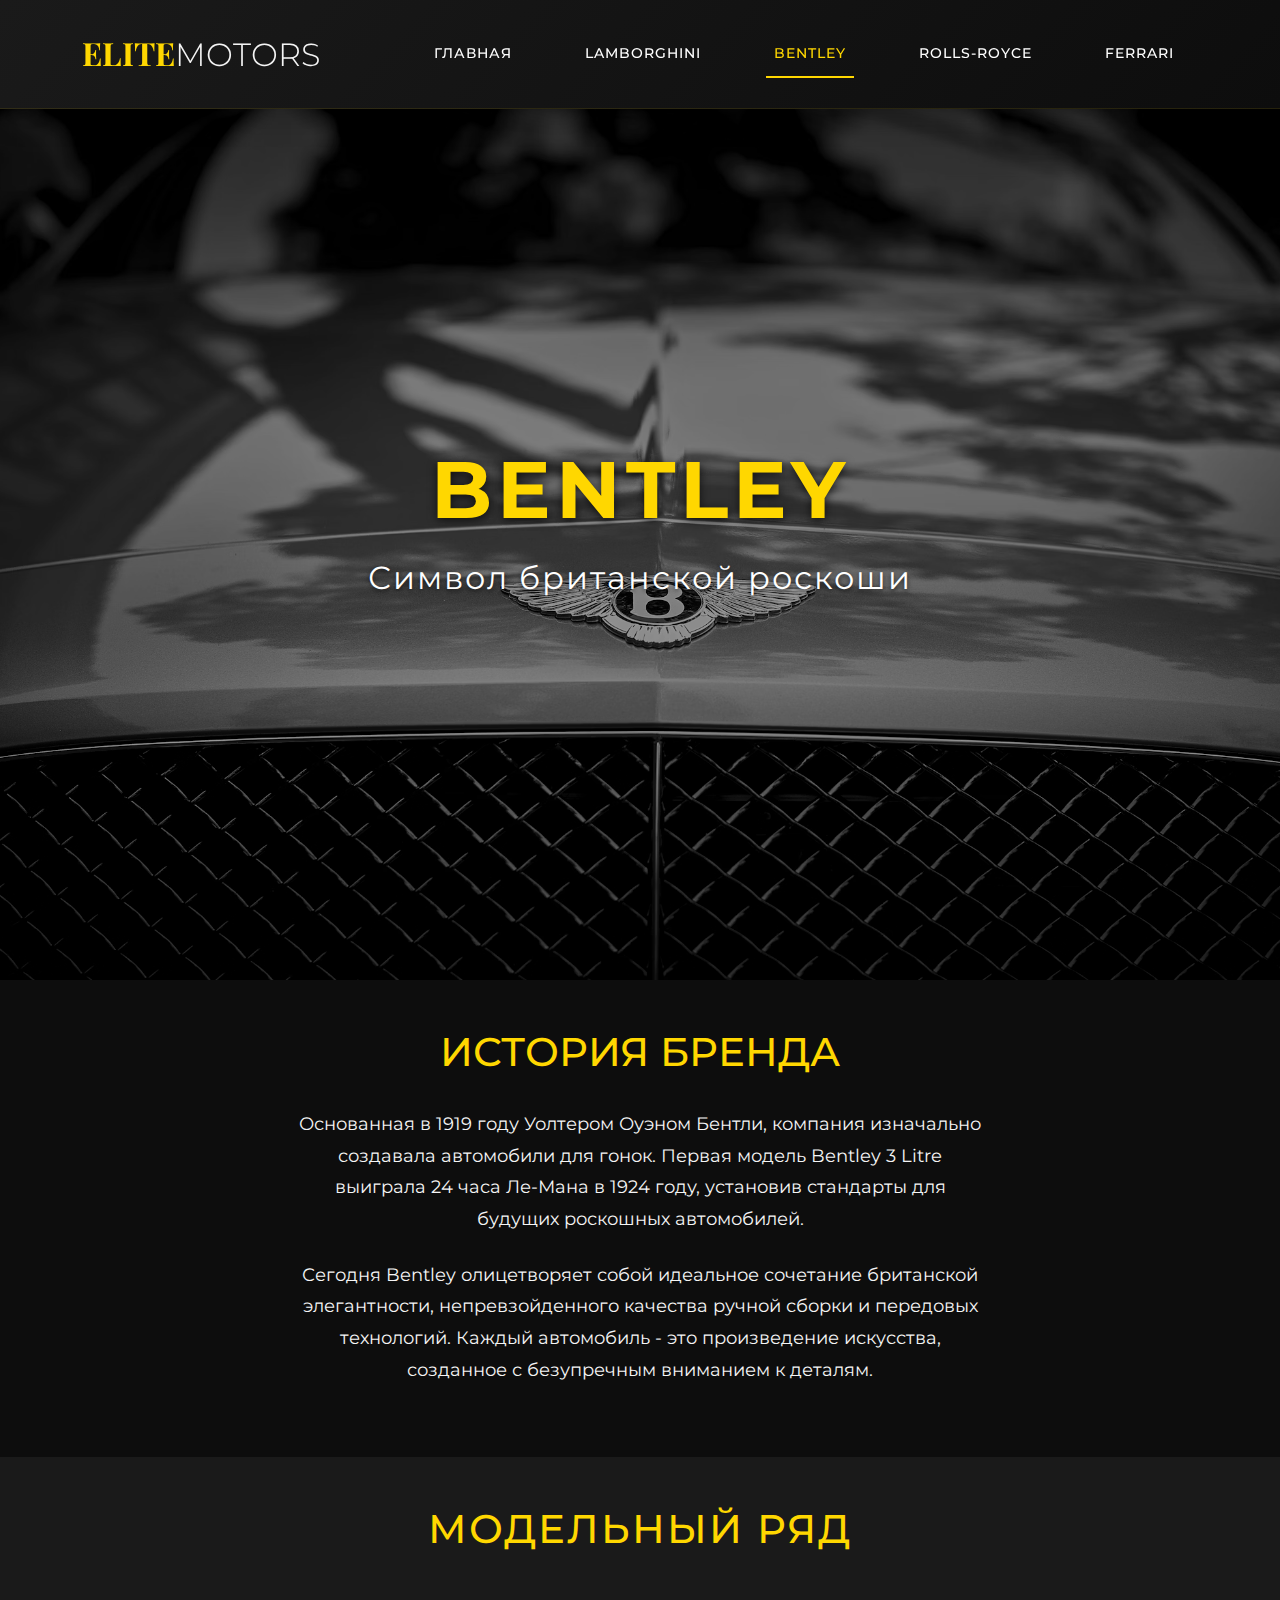
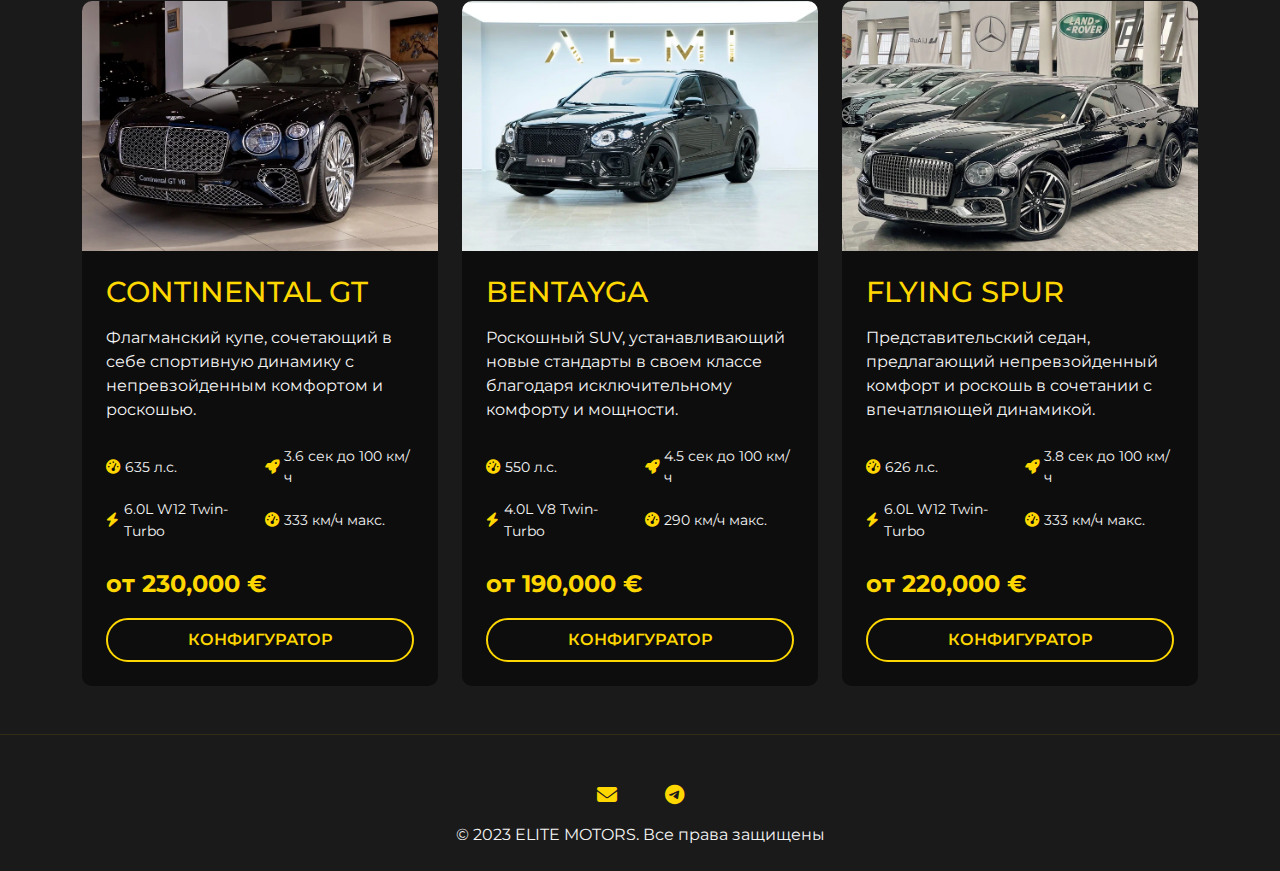
<file: bentley.html>
<!DOCTYPE html>
<html lang="ru">
<head>
    <meta charset="UTF-8">
    <meta name="viewport" content="width=device-width, initial-scale=1.0">
    <title>Bentley | ELITE MOTORS</title>
    <link href="https://cdn.jsdelivr.net/npm/bootstrap@5.3.0/dist/css/bootstrap.min.css" rel="stylesheet">
    <link rel="stylesheet" href="https://cdnjs.cloudflare.com/ajax/libs/font-awesome/6.4.0/css/all.min.css">
    <link href="https://fonts.googleapis.com/css2?family=Montserrat:wght@300;400;600;700&family=Playfair+Display:wght@700&display=swap" rel="stylesheet">
    <link rel="stylesheet" href="style.css">
    <link rel="stylesheet" href="bentley.css">
</head>
<body class="dark-theme">
    <!-- Навигация -->
    <nav class="navbar navbar-expand-lg">
        <div class="container">
            <a class="navbar-brand" href="index.html">
                <span class="elite">ELITE</span><span class="motors">MOTORS</span>
            </a>
            <div class="navbar-collapse">
                <ul class="navbar-nav ms-auto">
                    <li class="nav-item"><a class="nav-link" href="index.html">ГЛАВНАЯ</a></li>
                    <li class="nav-item"><a class="nav-link" href="lamborghini.html">LAMBORGHINI</a></li>
                    <li class="nav-item"><a class="nav-link active" href="bentley.html">BENTLEY</a></li>
                    <li class="nav-item"><a class="nav-link" href="rolls-royce.html">ROLLS-ROYCE</a></li>
                    <li class="nav-item"><a class="nav-link" href="ferrari.html">FERRARI</a></li>
                </ul>
            </div>
        </div>
    </nav>

    <!-- Герой-секция -->
    <header class="brand-hero bentley-hero">
        <div class="hero-content">
            <h1>BENTLEY</h1>
            <p class="slogan">Символ британской роскоши</p>
        </div>
    </header>

    <!-- История бренда -->
    <section class="centered-history py-5">
        <div class="container">
            <div class="row justify-content-center">
                <div class="col-lg-8 text-center">
                    <h2 class="history-title">ИСТОРИЯ БРЕНДА</h2>
                    <div class="history-content">
                        <p>Основанная в 1919 году Уолтером Оуэном Бентли, компания изначально создавала автомобили для гонок. Первая модель Bentley 3 Litre выиграла 24 часа Ле-Мана в 1924 году, установив стандарты для будущих роскошных автомобилей.</p>
                        <p>Сегодня Bentley олицетворяет собой идеальное сочетание британской элегантности, непревзойденного качества ручной сборки и передовых технологий. Каждый автомобиль - это произведение искусства, созданное с безупречным вниманием к деталям.</p>
                    </div>
                </div>
            </div>
        </div>
    </section>

    <!-- Модельный ряд -->
    <section class="models-section py-5">
        <div class="container">
            <h2 class="section-title text-center mb-5">МОДЕЛЬНЫЙ РЯД</h2>
            
            <div class="row g-4">
                <!-- Continental GT -->
                <div class="col-md-4">
                    <div class="model-card">
                        <div class="model-media">
                            <img src="bentli1.webp" alt="Bentley Continental GT">
                        </div>
                        <div class="model-info">
                            <h3>CONTINENTAL GT</h3>
                            <p class="model-description">Флагманский купе, сочетающий в себе спортивную динамику с непревзойденным комфортом и роскошью.</p>
                            <div class="specs">
                                <div class="spec-item"><i class="fas fa-tachometer-alt"></i> 635 л.с.</div>
                                <div class="spec-item"><i class="fas fa-rocket"></i> 3.6 сек до 100 км/ч</div>
                                <div class="spec-item"><i class="fas fa-bolt"></i> 6.0L W12 Twin-Turbo</div>
                                <div class="spec-item"><i class="fas fa-tachometer-alt"></i> 333 км/ч макс.</div>
                            </div>
                            <div class="price">от 230,000 €</div>
                            <button class="btn-configure">Конфигуратор</button>
                        </div>
                    </div>
                </div>
                
                <!-- Bentayga -->
                <div class="col-md-4">
                    <div class="model-card">
                        <div class="model-media">
                            <img src="bentli2.webp" alt="Bentley Bentayga">
                        </div>
                        <div class="model-info">
                            <h3>BENTAYGA</h3>
                            <p class="model-description">Роскошный SUV, устанавливающий новые стандарты в своем классе благодаря исключительному комфорту и мощности.</p>
                            <div class="specs">
                                <div class="spec-item"><i class="fas fa-tachometer-alt"></i> 550 л.с.</div>
                                <div class="spec-item"><i class="fas fa-rocket"></i> 4.5 сек до 100 км/ч</div>
                                <div class="spec-item"><i class="fas fa-bolt"></i> 4.0L V8 Twin-Turbo</div>
                                <div class="spec-item"><i class="fas fa-tachometer-alt"></i> 290 км/ч макс.</div>
                            </div>
                            <div class="price">от 190,000 €</div>
                            <button class="btn-configure">Конфигуратор</button>
                        </div>
                    </div>
                </div>
                
                <!-- Flying Spur -->
                <div class="col-md-4">
                    <div class="model-card">
                        <div class="model-media">
                            <img src="bentli3.webp" alt="Bentley Flying Spur">
                        </div>
                        <div class="model-info">
                            <h3>FLYING SPUR</h3>
                            <p class="model-description">Представительский седан, предлагающий непревзойденный комфорт и роскошь в сочетании с впечатляющей динамикой.</p>
                            <div class="specs">
                                <div class="spec-item"><i class="fas fa-tachometer-alt"></i> 626 л.с.</div>
                                <div class="spec-item"><i class="fas fa-rocket"></i> 3.8 сек до 100 км/ч</div>
                                <div class="spec-item"><i class="fas fa-bolt"></i> 6.0L W12 Twin-Turbo</div>
                                <div class="spec-item"><i class="fas fa-tachometer-alt"></i> 333 км/ч макс.</div>
                            </div>
                            <div class="price">от 220,000 €</div>
                            <button class="btn-configure">Конфигуратор</button>
                        </div>
                    </div>
                </div>
            </div>
        </div>
    </section>

    <!-- Футер -->
    <footer class="footer py-4">
        <div class="container">
            <div class="text-center">
                <div class="contact-icons mb-3">
                    <a href="mailto:egorka66714@mail.ru" class="mx-2"><i class="fas fa-envelope fa-lg"></i></a>
                    <a href="https://t.me/a47ab" class="mx-2"><i class="fab fa-telegram-plane fa-lg"></i></a>
                </div>
                <p class="mb-0">© 2023 ELITE MOTORS. Все права защищены</p>
            </div>
        </div>
    </footer>

    <script src="https://cdn.jsdelivr.net/npm/bootstrap@5.3.0/dist/js/bootstrap.bundle.min.js"></script>
    <script src="script.js"></script>
</body>
</html>
</file>
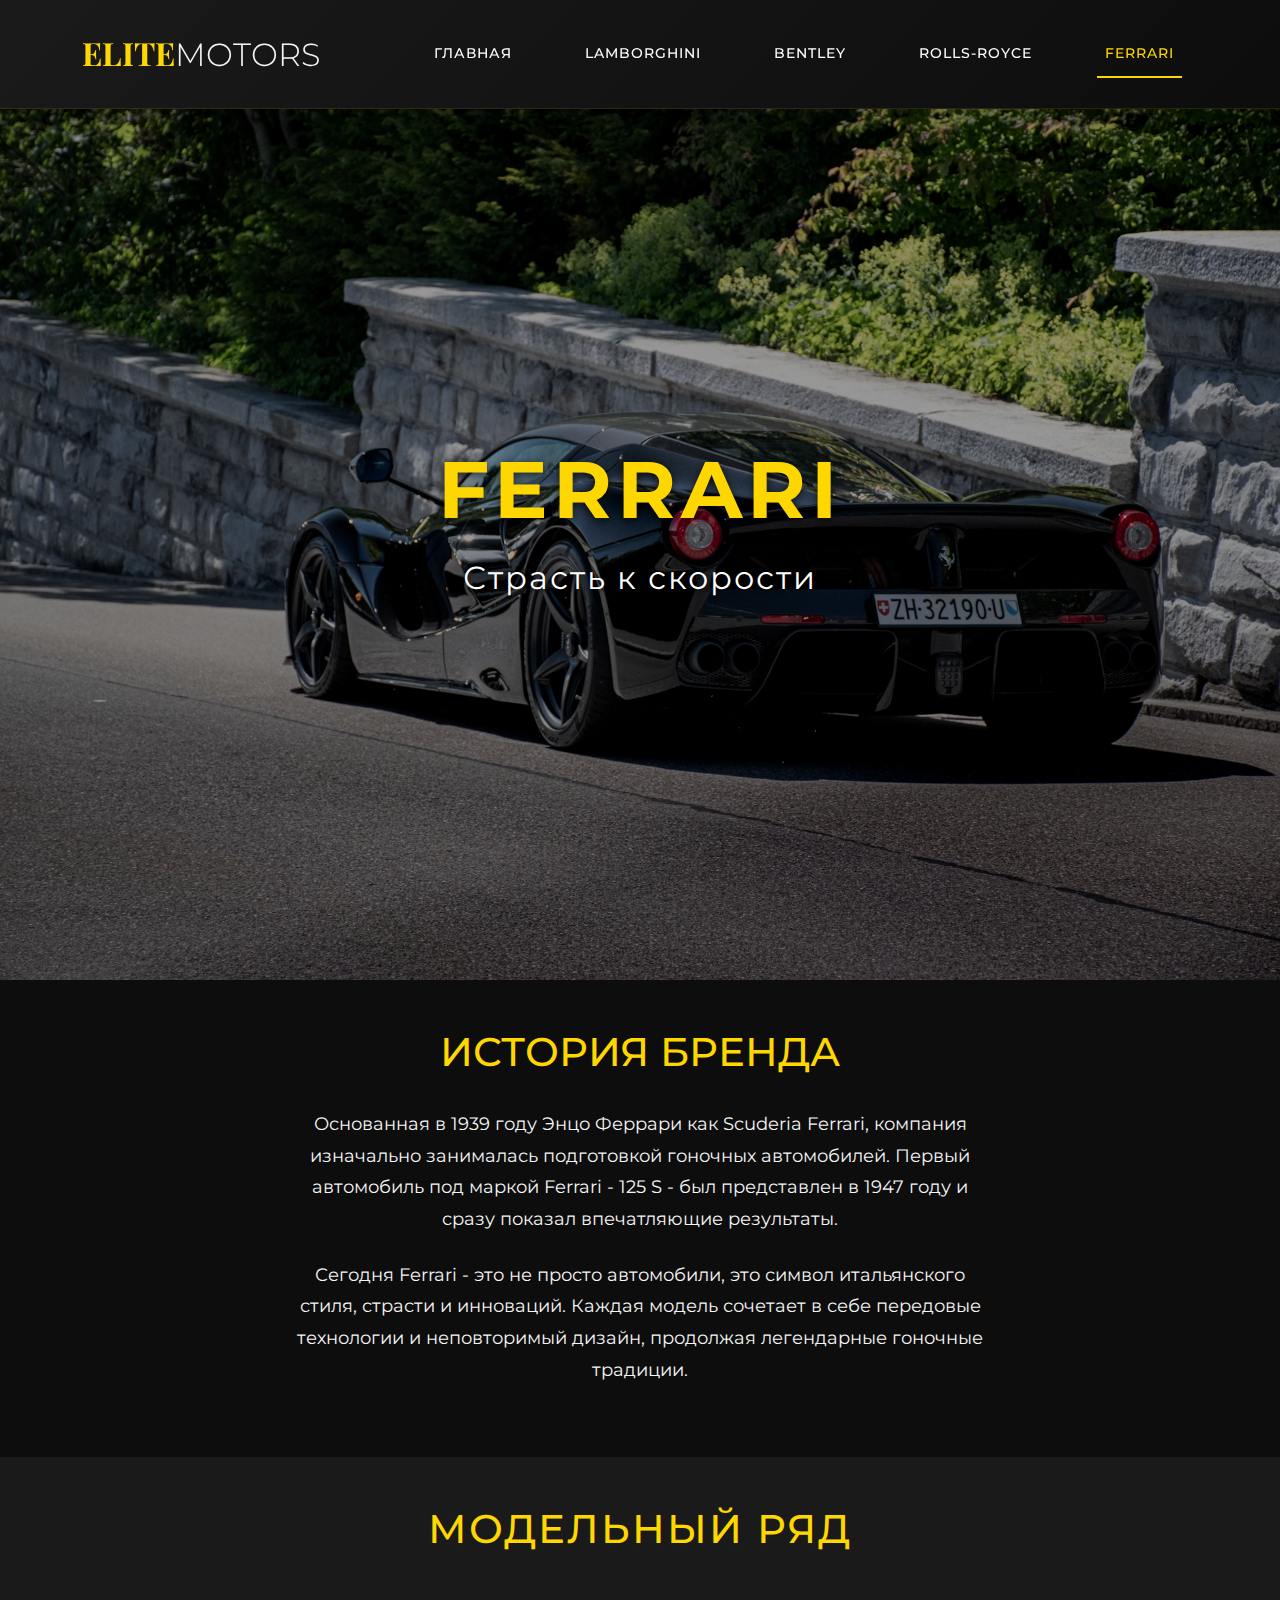
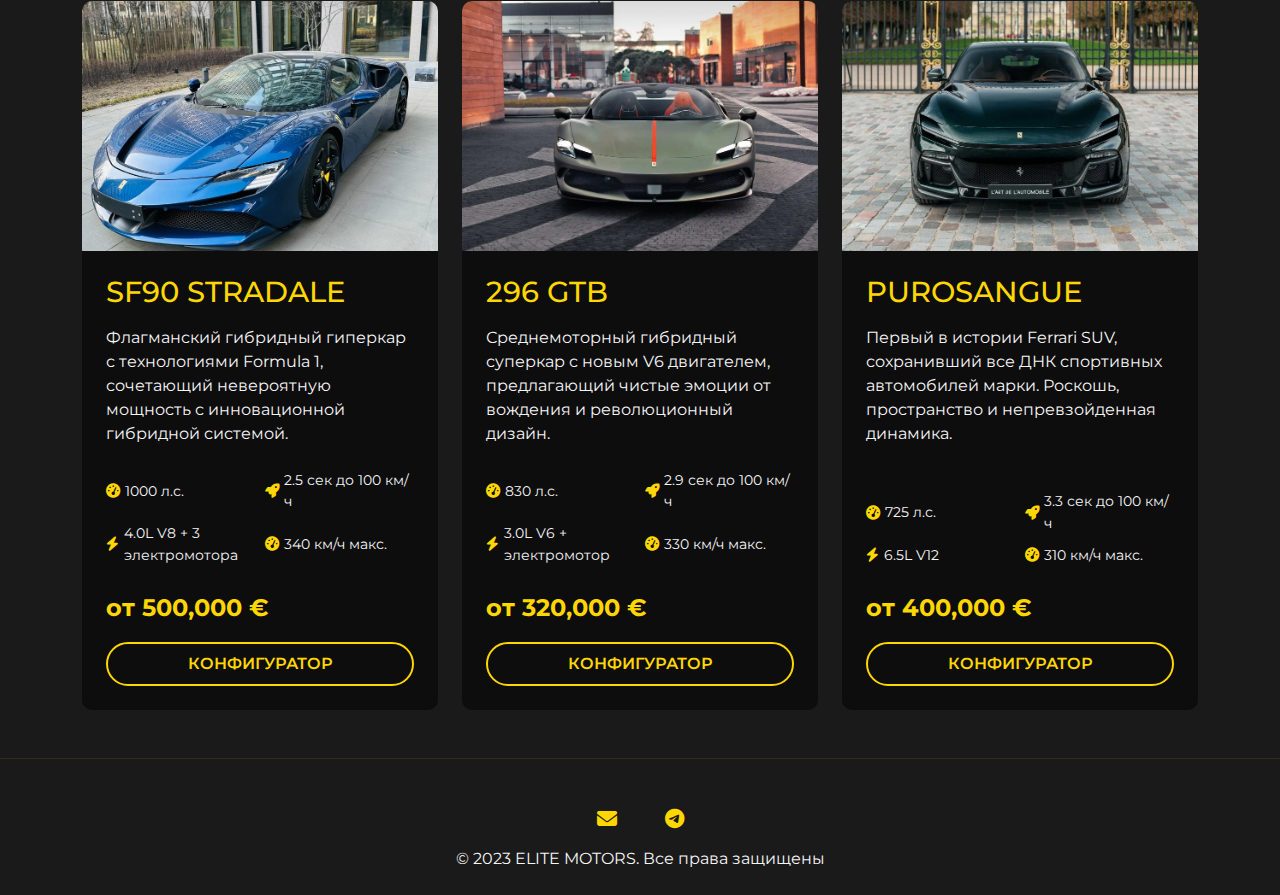
<file: ferrari.html>
<!DOCTYPE html>
<html lang="ru">
<head>
    <meta charset="UTF-8">
    <meta name="viewport" content="width=device-width, initial-scale=1.0">
    <title>Ferrari | ELITE MOTORS</title>
    <link href="https://cdn.jsdelivr.net/npm/bootstrap@5.3.0/dist/css/bootstrap.min.css" rel="stylesheet">
    <link rel="stylesheet" href="https://cdnjs.cloudflare.com/ajax/libs/font-awesome/6.4.0/css/all.min.css">
    <link href="https://fonts.googleapis.com/css2?family=Montserrat:wght@300;400;600;700&family=Playfair+Display:wght@700&display=swap" rel="stylesheet">
    <link rel="stylesheet" href="style.css">
    <link rel="stylesheet" href="ferrari.css">
</head>
<body class="dark-theme">
    <!-- Навигация -->
    <nav class="navbar navbar-expand-lg">
        <div class="container">
            <a class="navbar-brand" href="index.html">
                <span class="elite">ELITE</span><span class="motors">MOTORS</span>
            </a>
            <div class="navbar-collapse">
                <ul class="navbar-nav ms-auto">
                    <li class="nav-item"><a class="nav-link" href="index.html">ГЛАВНАЯ</a></li>
                    <li class="nav-item"><a class="nav-link" href="lamborghini.html">LAMBORGHINI</a></li>
                    <li class="nav-item"><a class="nav-link" href="bentley.html">BENTLEY</a></li>
                    <li class="nav-item"><a class="nav-link" href="rolls-royce.html">ROLLS-ROYCE</a></li>
                    <li class="nav-item"><a class="nav-link active" href="ferrari.html">FERRARI</a></li>
                </ul>
            </div>
        </div>
    </nav>

    <!-- Герой-секция -->
    <header class="brand-hero ferrari-hero">
        <div class="hero-content">
            <h1>FERRARI</h1>
            <p class="slogan">Страсть к скорости</p>
        </div>
    </header>

    <!-- История бренда -->
    <section class="centered-history py-5">
        <div class="container">
            <div class="row justify-content-center">
                <div class="col-lg-8 text-center">
                    <h2 class="history-title">ИСТОРИЯ БРЕНДА</h2>
                    <div class="history-content">
                        <p>Основанная в 1939 году Энцо Феррари как Scuderia Ferrari, компания изначально занималась подготовкой гоночных автомобилей. Первый автомобиль под маркой Ferrari - 125 S - был представлен в 1947 году и сразу показал впечатляющие результаты.</p>
                        <p>Сегодня Ferrari - это не просто автомобили, это символ итальянского стиля, страсти и инноваций. Каждая модель сочетает в себе передовые технологии и неповторимый дизайн, продолжая легендарные гоночные традиции.</p>
                    </div>
                </div>
            </div>
        </div>
    </section>

    <!-- Модельный ряд -->
    <section class="models-section py-5">
        <div class="container">
            <h2 class="section-title text-center mb-5">МОДЕЛЬНЫЙ РЯД</h2>
            
            <div class="row g-4">
                <!-- SF90 Stradale -->
                <div class="col-md-4">
                    <div class="model-card">
                        <div class="model-media">
                            <img src="ferrari1.webp" alt="Ferrari SF90 Stradale">
                        </div>
                        <div class="model-info">
                            <h3>SF90 STRADALE</h3>
                            <p class="model-description">Флагманский гибридный гиперкар с технологиями Formula 1, сочетающий невероятную мощность с инновационной гибридной системой.</p>
                            <div class="specs">
                                <div class="spec-item"><i class="fas fa-tachometer-alt"></i> 1000 л.с.</div>
                                <div class="spec-item"><i class="fas fa-rocket"></i> 2.5 сек до 100 км/ч</div>
                                <div class="spec-item"><i class="fas fa-bolt"></i> 4.0L V8 + 3 электромотора</div>
                                <div class="spec-item"><i class="fas fa-tachometer-alt"></i> 340 км/ч макс.</div>
                            </div>
                            <div class="price">от 500,000 €</div>
                            <button class="btn-configure">Конфигуратор</button>
                        </div>
                    </div>
                </div>
                
                <!-- 296 GTB -->
                <div class="col-md-4">
                    <div class="model-card">
                        <div class="model-media">
                            <img src="ferrari2.webp" alt="Ferrari 296 GTB">
                        </div>
                        <div class="model-info">
                            <h3>296 GTB</h3>
                            <p class="model-description">Среднемоторный гибридный суперкар с новым V6 двигателем, предлагающий чистые эмоции от вождения и революционный дизайн.</p>
                            <div class="specs">
                                <div class="spec-item"><i class="fas fa-tachometer-alt"></i> 830 л.с.</div>
                                <div class="spec-item"><i class="fas fa-rocket"></i> 2.9 сек до 100 км/ч</div>
                                <div class="spec-item"><i class="fas fa-bolt"></i> 3.0L V6 + электромотор</div>
                                <div class="spec-item"><i class="fas fa-tachometer-alt"></i> 330 км/ч макс.</div>
                            </div>
                            <div class="price">от 320,000 €</div>
                            <button class="btn-configure">Конфигуратор</button>
                        </div>
                    </div>
                </div>
                
                <!-- Purosangue -->
                <div class="col-md-4">
                    <div class="model-card">
                        <div class="model-media">
                            <img src="ferrari3.webp" alt="Ferrari Purosangue">
                        </div>
                        <div class="model-info">
                            <h3>PUROSANGUE</h3>
                            <p class="model-description">Первый в истории Ferrari SUV, сохранивший все ДНК спортивных автомобилей марки. Роскошь, пространство и непревзойденная динамика.</p>
                            <div class="specs">
                                <div class="spec-item"><i class="fas fa-tachometer-alt"></i> 725 л.с.</div>
                                <div class="spec-item"><i class="fas fa-rocket"></i> 3.3 сек до 100 км/ч</div>
                                <div class="spec-item"><i class="fas fa-bolt"></i> 6.5L V12</div>
                                <div class="spec-item"><i class="fas fa-tachometer-alt"></i> 310 км/ч макс.</div>
                            </div>
                            <div class="price">от 400,000 €</div>
                            <button class="btn-configure">Конфигуратор</button>
                        </div>
                    </div>
                </div>
            </div>
        </div>
    </section>

    <!-- Футер -->
    <footer class="footer py-4">
        <div class="container">
            <div class="text-center">
                <div class="contact-icons mb-3">
                    <a href="mailto:egorka66714@mail.ru" class="mx-2"><i class="fas fa-envelope fa-lg"></i></a>
                    <a href="https://t.me/a47ab" class="mx-2"><i class="fab fa-telegram-plane fa-lg"></i></a>
                </div>
                <p class="mb-0">© 2023 ELITE MOTORS. Все права защищены</p>
            </div>
        </div>
    </footer>

    <script src="https://cdn.jsdelivr.net/npm/bootstrap@5.3.0/dist/js/bootstrap.bundle.min.js"></script>
    <script src="script.js"></script>
</body>
</html>
</file>
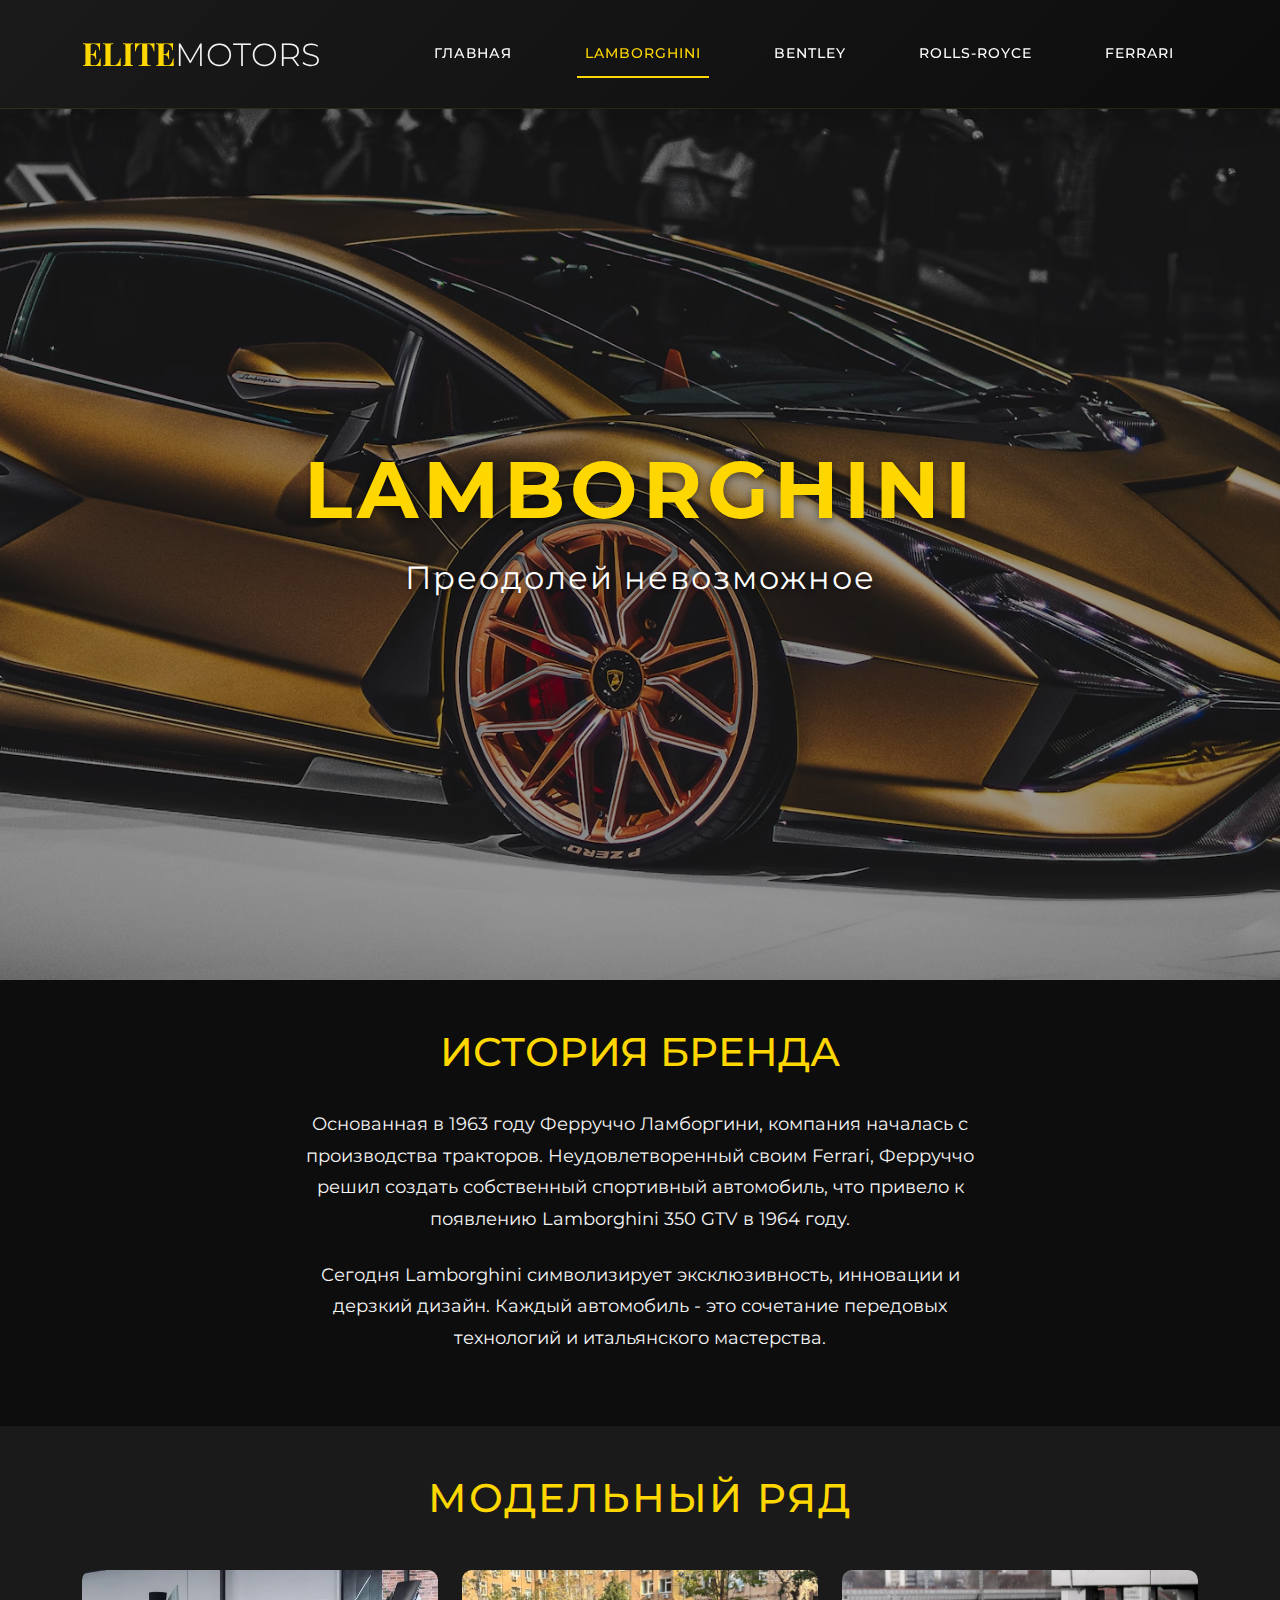
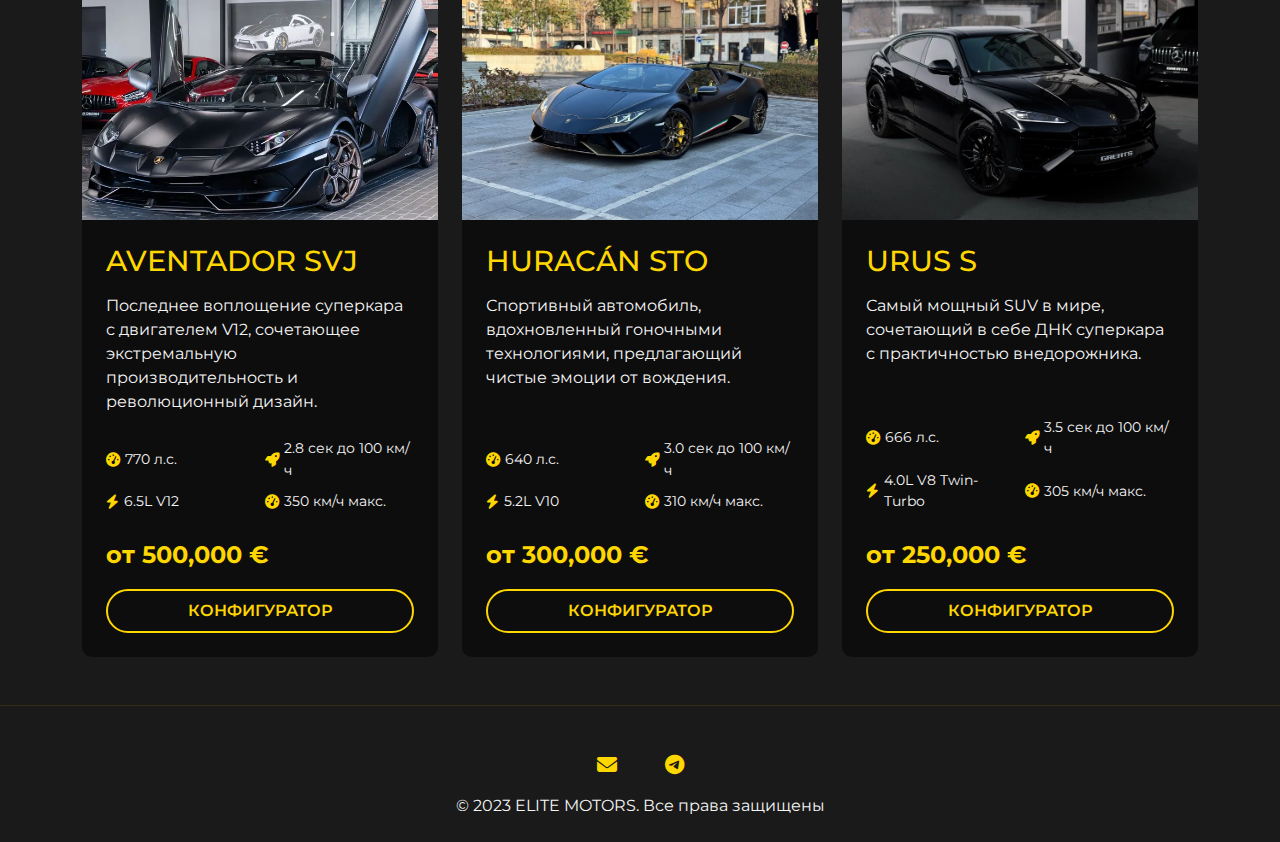
<file: lamborghini.html>
<!DOCTYPE html>
<html lang="ru">
<head>
    <meta charset="UTF-8">
    <meta name="viewport" content="width=device-width, initial-scale=1.0">
    <title>Lamborghini | ELITE MOTORS</title>
    <link href="https://cdn.jsdelivr.net/npm/bootstrap@5.3.0/dist/css/bootstrap.min.css" rel="stylesheet">
    <link rel="stylesheet" href="https://cdnjs.cloudflare.com/ajax/libs/font-awesome/6.4.0/css/all.min.css">
    <link href="https://fonts.googleapis.com/css2?family=Montserrat:wght@300;400;600;700&family=Playfair+Display:wght@700&display=swap" rel="stylesheet">
    <link rel="stylesheet" href="style.css">
</head>
<body class="dark-theme">
    <!-- Навигация -->
    <nav class="navbar navbar-expand-lg">
        <div class="container">
            <a class="navbar-brand" href="index.html">
                <span class="elite">ELITE</span><span class="motors">MOTORS</span>
            </a>
            <div class="navbar-collapse">
                <ul class="navbar-nav ms-auto">
                    <li class="nav-item"><a class="nav-link" href="index.html">ГЛАВНАЯ</a></li>
                    <li class="nav-item"><a class="nav-link active" href="lamborghini.html">LAMBORGHINI</a></li>
                    <li class="nav-item"><a class="nav-link" href="bentley.html">BENTLEY</a></li>
                    <li class="nav-item"><a class="nav-link" href="rolls-royce.html">ROLLS-ROYCE</a></li>
                    <li class="nav-item"><a class="nav-link" href="ferrari.html">FERRARI</a></li>
                </ul>
            </div>
        </div>
    </nav>

    <!-- Герой-секция -->
    <header class="brand-hero">
        <div class="hero-content">
            <h1>LAMBORGHINI</h1>
            <p class="slogan">Преодолей невозможное</p>
        </div>
    </header>

    <!-- История бренда - центрированная версия -->
    <section class="centered-history py-5">
        <div class="container">
            <div class="row justify-content-center">
                <div class="col-lg-8 text-center">
                    <h2 class="history-title">ИСТОРИЯ БРЕНДА</h2>
                    <div class="history-content">
                        <p>Основанная в 1963 году Ферруччо Ламборгини, компания началась с производства тракторов. Неудовлетворенный своим Ferrari, Ферруччо решил создать собственный спортивный автомобиль, что привело к появлению Lamborghini 350 GTV в 1964 году.</p>
                        <p>Сегодня Lamborghini символизирует эксклюзивность, инновации и дерзкий дизайн. Каждый автомобиль - это сочетание передовых технологий и итальянского мастерства.</p>
                    </div>
                </div>
            </div>
        </div>
    </section>

    <!-- Модельный ряд -->
    <section class="models-section py-5">
        <div class="container">
            <h2 class="section-title text-center mb-5">МОДЕЛЬНЫЙ РЯД</h2>
            
            <div class="row g-4">
                <!-- Aventador -->
                <div class="col-md-4">
                    <div class="model-card">
                        <div class="model-media">
                            <img src="lamba1.webp" alt="Lamborghini Aventador">
                        </div>
                        <div class="model-info">
                            <h3>AVENTADOR SVJ</h3>
                            <p class="model-description">Последнее воплощение суперкара с двигателем V12, сочетающее экстремальную производительность и революционный дизайн.</p>
                            <div class="specs">
                                <div class="spec-item"><i class="fas fa-tachometer-alt"></i> 770 л.с.</div>
                                <div class="spec-item"><i class="fas fa-rocket"></i> 2.8 сек до 100 км/ч</div>
                                <div class="spec-item"><i class="fas fa-bolt"></i> 6.5L V12</div>
                                <div class="spec-item"><i class="fas fa-tachometer-alt"></i> 350 км/ч макс.</div>
                            </div>
                            <div class="price">от 500,000 €</div>
                            <button class="btn-configure">Конфигуратор</button>
                        </div>
                    </div>
                </div>
                
                <!-- Huracan -->
                <div class="col-md-4">
                    <div class="model-card">
                        <div class="model-media">
                            <img src="lamba2.webp" alt="Lamborghini Huracan">
                        </div>
                        <div class="model-info">
                            <h3>HURACÁN STO</h3>
                            <p class="model-description">Спортивный автомобиль, вдохновленный гоночными технологиями, предлагающий чистые эмоции от вождения.</p>
                            <div class="specs">
                                <div class="spec-item"><i class="fas fa-tachometer-alt"></i> 640 л.с.</div>
                                <div class="spec-item"><i class="fas fa-rocket"></i> 3.0 сек до 100 км/ч</div>
                                <div class="spec-item"><i class="fas fa-bolt"></i> 5.2L V10</div>
                                <div class="spec-item"><i class="fas fa-tachometer-alt"></i> 310 км/ч макс.</div>
                            </div>
                            <div class="price">от 300,000 €</div>
                            <button class="btn-configure">Конфигуратор</button>
                        </div>
                    </div>
                </div>
                
                <!-- Urus -->
                <div class="col-md-4">
                    <div class="model-card">
                        <div class="model-media">
                            <img src="lamba3.webp" alt="Lamborghini Urus">
                        </div>
                        <div class="model-info">
                            <h3>URUS S</h3>
                            <p class="model-description">Самый мощный SUV в мире, сочетающий в себе ДНК суперкара с практичностью внедорожника.</p>
                            <div class="specs">
                                <div class="spec-item"><i class="fas fa-tachometer-alt"></i> 666 л.с.</div>
                                <div class="spec-item"><i class="fas fa-rocket"></i> 3.5 сек до 100 км/ч</div>
                                <div class="spec-item"><i class="fas fa-bolt"></i> 4.0L V8 Twin-Turbo</div>
                                <div class="spec-item"><i class="fas fa-tachometer-alt"></i> 305 км/ч макс.</div>
                            </div>
                            <div class="price">от 250,000 €</div>
                            <button class="btn-configure">Конфигуратор</button>
                        </div>
                    </div>
                </div>
            </div>
        </div>
    </section>

    <!-- Футер -->
    <footer class="footer py-4">
        <div class="container">
            <div class="text-center">
                <div class="contact-icons mb-3">
                    <a href="mailto:egorka66714@mail.ru" class="mx-2"><i class="fas fa-envelope fa-lg"></i></a>
                    <a href="https://t.me/a47ab" class="mx-2"><i class="fab fa-telegram-plane fa-lg"></i></a>
                </div>
                <p class="mb-0">© 2023 ELITE MOTORS. Все права защищены</p>
            </div>
        </div>
    </footer>

    <script src="https://cdn.jsdelivr.net/npm/bootstrap@5.3.0/dist/js/bootstrap.bundle.min.js"></script>
    <script src="script.js"></script>
</body>
</html>
</file>
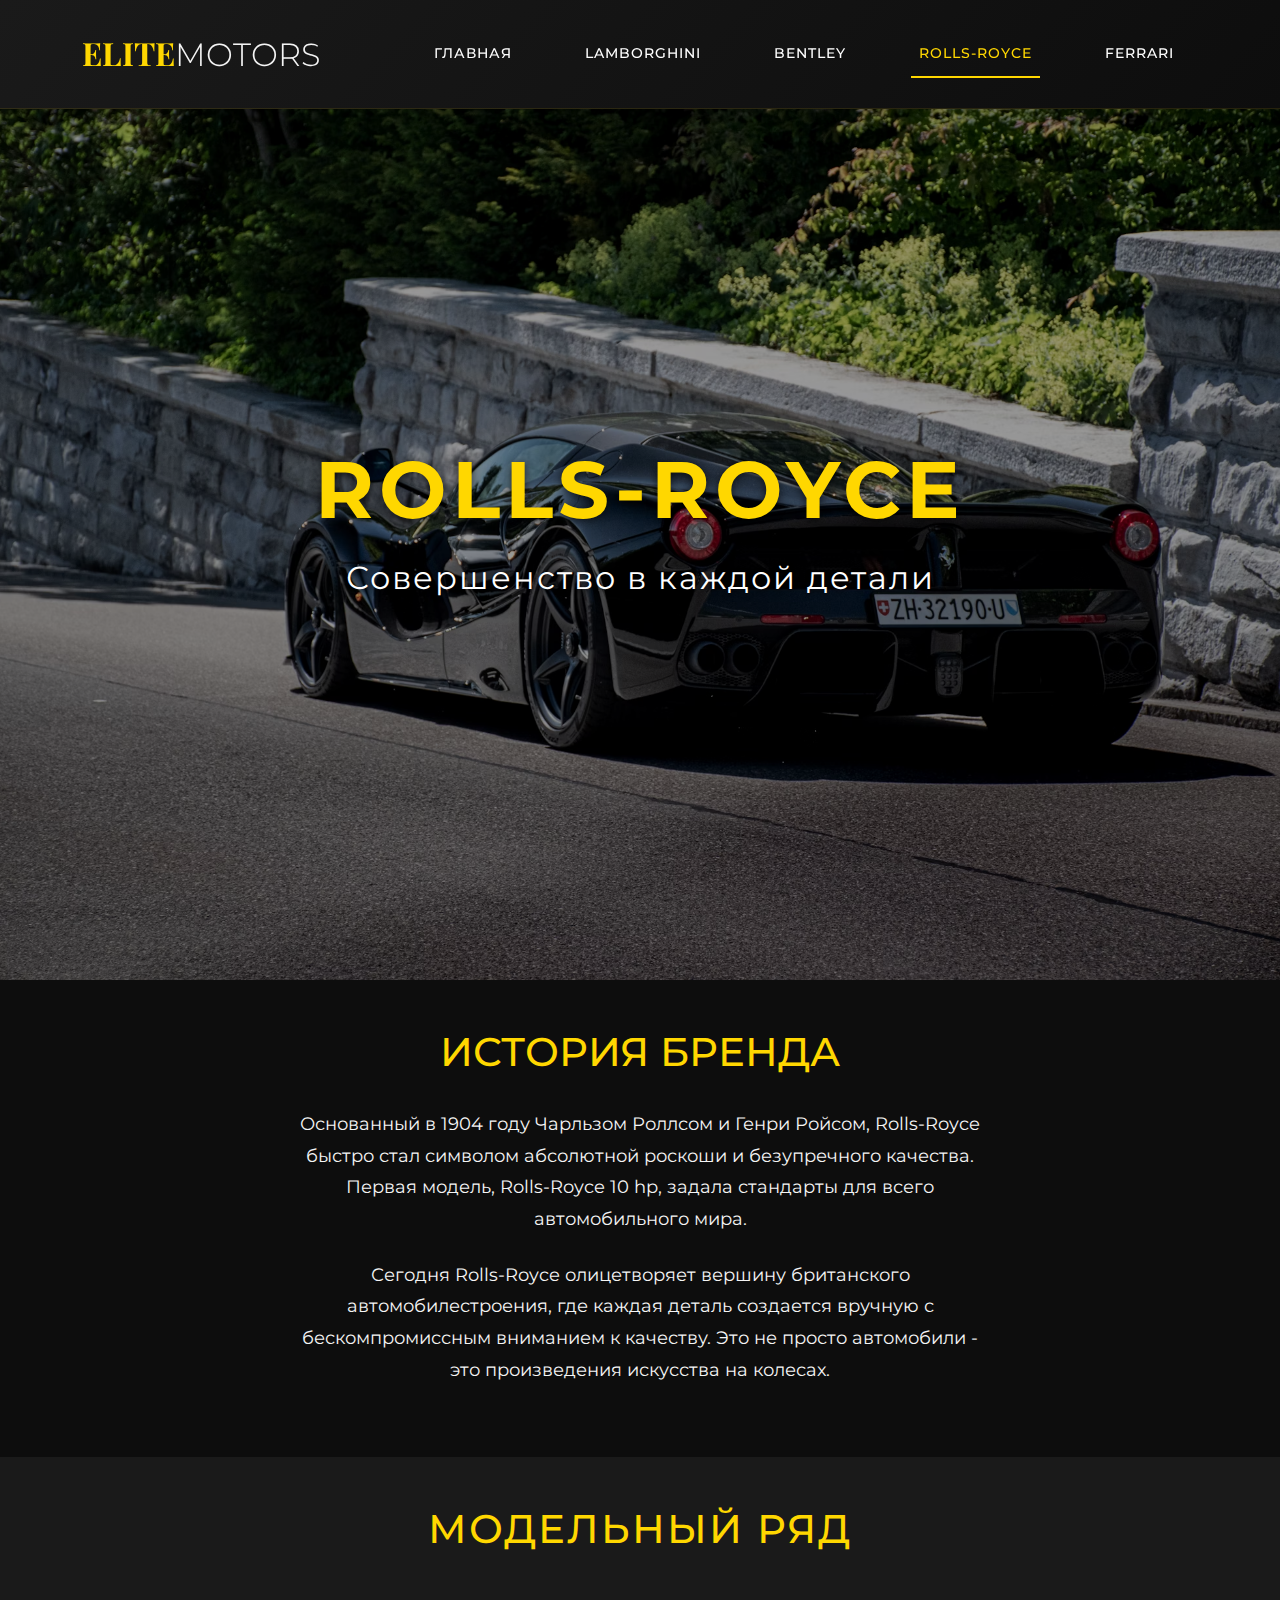
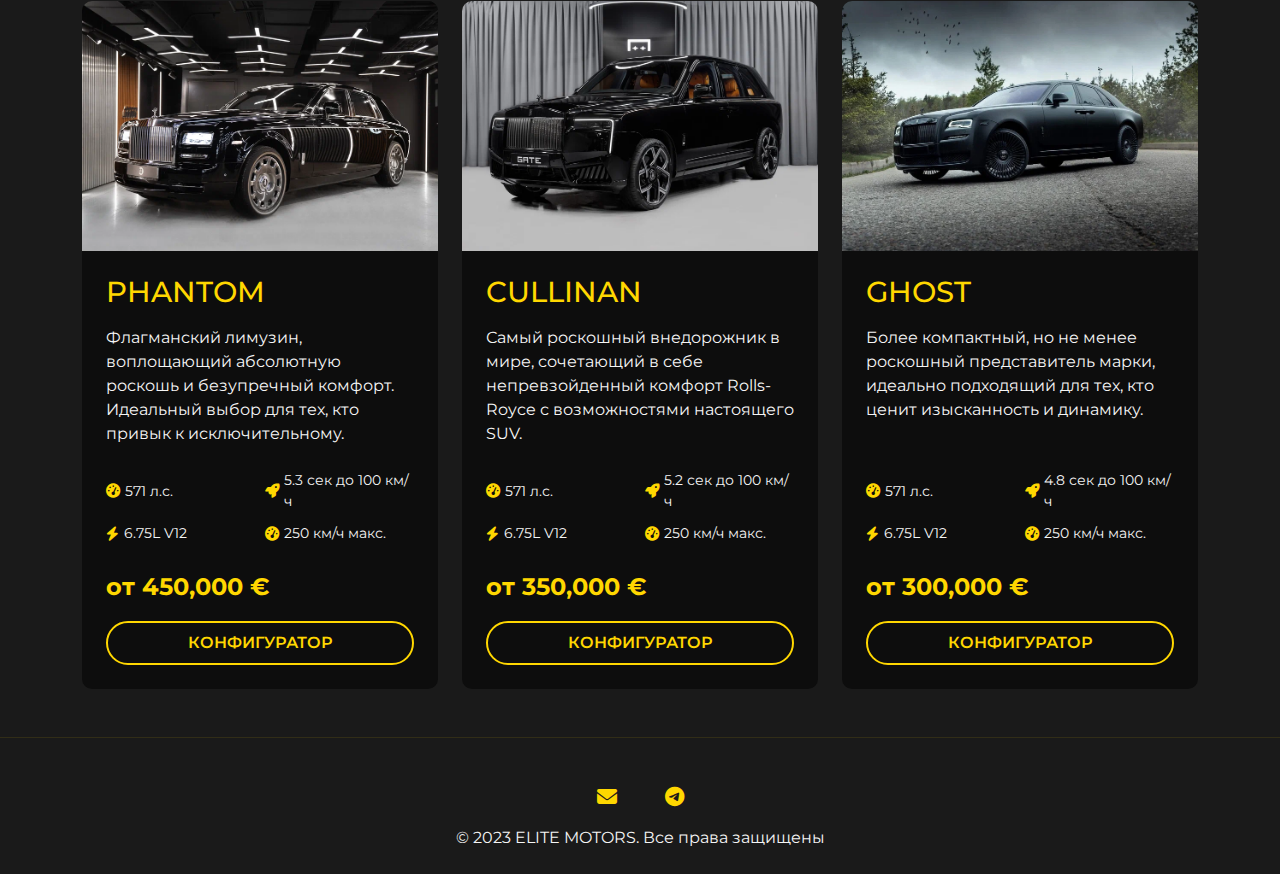
<file: rolls-royce.html>
<!DOCTYPE html>
<html lang="ru">
<head>
    <meta charset="UTF-8">
    <meta name="viewport" content="width=device-width, initial-scale=1.0">
    <title>Rolls-Royce | ELITE MOTORS</title>
    <link href="https://cdn.jsdelivr.net/npm/bootstrap@5.3.0/dist/css/bootstrap.min.css" rel="stylesheet">
    <link rel="stylesheet" href="https://cdnjs.cloudflare.com/ajax/libs/font-awesome/6.4.0/css/all.min.css">
    <link href="https://fonts.googleapis.com/css2?family=Montserrat:wght@300;400;600;700&family=Playfair+Display:wght@700&display=swap" rel="stylesheet">
    <link rel="stylesheet" href="style.css">
    <link rel="stylesheet" href="rolls-royce.css">
</head>
<body class="dark-theme">
    <!-- Навигация -->
    <nav class="navbar navbar-expand-lg">
        <div class="container">
            <a class="navbar-brand" href="index.html">
                <span class="elite">ELITE</span><span class="motors">MOTORS</span>
            </a>
            <div class="navbar-collapse">
                <ul class="navbar-nav ms-auto">
                    <li class="nav-item"><a class="nav-link" href="index.html">ГЛАВНАЯ</a></li>
                    <li class="nav-item"><a class="nav-link" href="lamborghini.html">LAMBORGHINI</a></li>
                    <li class="nav-item"><a class="nav-link" href="bentley.html">BENTLEY</a></li>
                    <li class="nav-item"><a class="nav-link active" href="rolls-royce.html">ROLLS-ROYCE</a></li>
                    <li class="nav-item"><a class="nav-link" href="ferrari.html">FERRARI</a></li>
                </ul>
            </div>
        </div>
    </nav>

    <!-- Герой-секция -->
    <header class="brand-hero rolls-royce-hero">
        <div class="hero-content">
            <h1>ROLLS-ROYCE</h1>
            <p class="slogan">Совершенство в каждой детали</p>
        </div>
    </header>

    <!-- История бренда -->
    <section class="centered-history py-5">
        <div class="container">
            <div class="row justify-content-center">
                <div class="col-lg-8 text-center">
                    <h2 class="history-title">ИСТОРИЯ БРЕНДА</h2>
                    <div class="history-content">
                        <p>Основанный в 1904 году Чарльзом Роллсом и Генри Ройсом, Rolls-Royce быстро стал символом абсолютной роскоши и безупречного качества. Первая модель, Rolls-Royce 10 hp, задала стандарты для всего автомобильного мира.</p>
                        <p>Сегодня Rolls-Royce олицетворяет вершину британского автомобилестроения, где каждая деталь создается вручную с бескомпромиссным вниманием к качеству. Это не просто автомобили - это произведения искусства на колесах.</p>
                    </div>
                </div>
            </div>
        </div>
    </section>

    <!-- Модельный ряд -->
    <section class="models-section py-5">
        <div class="container">
            <h2 class="section-title text-center mb-5">МОДЕЛЬНЫЙ РЯД</h2>
            
            <div class="row g-4">
                <!-- Phantom -->
                <div class="col-md-4">
                    <div class="model-card">
                        <div class="model-media">
                            <img src="rolls1.webp" alt="Rolls-Royce Phantom">
                        </div>
                        <div class="model-info">
                            <h3>PHANTOM</h3>
                            <p class="model-description">Флагманский лимузин, воплощающий абсолютную роскошь и безупречный комфорт. Идеальный выбор для тех, кто привык к исключительному.</p>
                            <div class="specs">
                                <div class="spec-item"><i class="fas fa-tachometer-alt"></i> 571 л.с.</div>
                                <div class="spec-item"><i class="fas fa-rocket"></i> 5.3 сек до 100 км/ч</div>
                                <div class="spec-item"><i class="fas fa-bolt"></i> 6.75L V12</div>
                                <div class="spec-item"><i class="fas fa-tachometer-alt"></i> 250 км/ч макс.</div>
                            </div>
                            <div class="price">от 450,000 €</div>
                            <button class="btn-configure">Конфигуратор</button>
                        </div>
                    </div>
                </div>
                
                <!-- Cullinan -->
                <div class="col-md-4">
                    <div class="model-card">
                        <div class="model-media">
                            <img src="rolls2.webp" alt="Rolls-Royce Cullinan">
                        </div>
                        <div class="model-info">
                            <h3>CULLINAN</h3>
                            <p class="model-description">Самый роскошный внедорожник в мире, сочетающий в себе непревзойденный комфорт Rolls-Royce с возможностями настоящего SUV.</p>
                            <div class="specs">
                                <div class="spec-item"><i class="fas fa-tachometer-alt"></i> 571 л.с.</div>
                                <div class="spec-item"><i class="fas fa-rocket"></i> 5.2 сек до 100 км/ч</div>
                                <div class="spec-item"><i class="fas fa-bolt"></i> 6.75L V12</div>
                                <div class="spec-item"><i class="fas fa-tachometer-alt"></i> 250 км/ч макс.</div>
                            </div>
                            <div class="price">от 350,000 €</div>
                            <button class="btn-configure">Конфигуратор</button>
                        </div>
                    </div>
                </div>
                
                <!-- Ghost -->
                <div class="col-md-4">
                    <div class="model-card">
                        <div class="model-media">
                            <img src="rolls3.webp" alt="Rolls-Royce Ghost">
                        </div>
                        <div class="model-info">
                            <h3>GHOST</h3>
                            <p class="model-description">Более компактный, но не менее роскошный представитель марки, идеально подходящий для тех, кто ценит изысканность и динамику.</p>
                            <div class="specs">
                                <div class="spec-item"><i class="fas fa-tachometer-alt"></i> 571 л.с.</div>
                                <div class="spec-item"><i class="fas fa-rocket"></i> 4.8 сек до 100 км/ч</div>
                                <div class="spec-item"><i class="fas fa-bolt"></i> 6.75L V12</div>
                                <div class="spec-item"><i class="fas fa-tachometer-alt"></i> 250 км/ч макс.</div>
                            </div>
                            <div class="price">от 300,000 €</div>
                            <button class="btn-configure">Конфигуратор</button>
                        </div>
                    </div>
                </div>
            </div>
        </div>
    </section>

    <!-- Футер -->
    <footer class="footer py-4">
        <div class="container">
            <div class="text-center">
                <div class="contact-icons mb-3">
                    <a href="mailto:egorka66714@mail.ru" class="mx-2"><i class="fas fa-envelope fa-lg"></i></a>
                    <a href="https://t.me/a47ab" class="mx-2"><i class="fab fa-telegram-plane fa-lg"></i></a>
                </div>
                <p class="mb-0">© 2023 ELITE MOTORS. Все права защищены</p>
            </div>
        </div>
    </footer>

    <script src="https://cdn.jsdelivr.net/npm/bootstrap@5.3.0/dist/js/bootstrap.bundle.min.js"></script>
    <script src="script.js"></script>
</body>
</html>
</file>
<file: style.css>
:root {
    --primary: #FFD700;
    --secondary: #1A1A1A;
    --accent: #E63946;
    --text: #F5F5F5;
    --dark: #0D0D0D;
}

body.dark-theme {
    background-color: var(--dark);
    color: var(--text);
    font-family: 'Montserrat', sans-serif;
}

/* Фоновое видео */
.hero-video {
    position: fixed;
    top: 0;
    left: 0;
    width: 100%;
    height: 100%;
    z-index: -1;
    overflow: hidden;
}

.hero-video video {
    min-width: 100%;
    min-height: 100%;
    object-fit: cover;
}

.video-overlay {
    position: absolute;
    top: 0;
    left: 0;
    width: 100%;
    height: 100%;
    background: rgba(13, 13, 13, 0.5);
}

/* Навигация */
.navbar {
    padding: 1.5rem 0;
    position: relative;
    z-index: 100;
}

.navbar-brand {
    font-size: 2rem;
    font-weight: 700;
}

.elite {
    color: var(--primary);
    font-family: 'Playfair Display', serif;
}

.motors {
    color: var(--text);
    font-family: 'Montserrat', sans-serif;
    font-weight: 300;
}

/* Герой-секция */
.hero {
    height: 100vh;
    display: flex;
    align-items: center;
    position: relative;
    z-index: 10;
}

.hero-content {
    text-align: center;
    padding: 2rem;
    background: rgba(13, 13, 13, 0.7);
    border-radius: 15px;
    max-width: 800px;
    margin: 0 auto;
}

.hero-content h1 {
    font-size: 3.5rem;
    font-weight: 700;
    margin-bottom: 1.5rem;
    line-height: 1.2;
}

.subtitle {
    font-size: 1.5rem;
    opacity: 0.8;
    margin-bottom: 3rem;
}

.cta-button {
    background: var(--primary);
    color: var(--dark);
    padding: 1rem 2.5rem;
    border-radius: 50px;
    font-weight: 600;
    text-transform: uppercase;
    letter-spacing: 1px;
    transition: all 0.3s;
    display: inline-block;
}

/* Блок с брендами */
.brands-section {
    padding: 5rem 0;
    position: relative;
    background: var(--dark);
}

.section-title {
    text-align: center;
    margin-bottom: 3rem;
    font-size: 2.5rem;
}

.brand-grid {
    display: grid;
    grid-template-columns: repeat(auto-fit, minmax(250px, 1fr));
    gap: 2rem;
}

.brand-card {
    border-radius: 15px;
    overflow: hidden;
    transition: transform 0.4s;
    position: relative;
    height: 300px;
    background: var(--secondary);
    display: block;
    text-decoration: none;
   
}

.brand-card:hover {
    transform: translateY(-10px);
    box-shadow: 0 10px 25px rgba(255, 215, 0, 0.2);
}

.brand-media {
    height: 70%;
    display: flex;
    align-items: center;
    justify-content: center;
   
    
}
.brand-image-container {
    position: absolute;
    top: 0;
    left: 0;
    width: 100%;
    height: 100%;
  }

.brand-media img {
    filter: none; /* Убрать фильтр */
    max-width: 100%;
    height: auto;
    object-fit: cover; /* Растягивает изображение на всю площадь */
    
  }

.brand-info {
    height: 30%;
    padding: 1.5rem;
    text-align: center;
    background: rgba(255, 215, 0, 0.1);
}

.brand-info h3 {
    font-size: 1.8rem;
    margin-bottom: 0.5rem;
    color: var(--primary);
}
.brand-info p {
    color: #F8F4E6; /* жемчужно-белый */
    text-shadow: 0 1px 2px rgba(0,0,0,0.2);
}

/* Футер */
footer {
    background: var(--secondary);
    padding: 3rem 0;
    text-align: center;
}

.contact-icons {
    display: flex;
    justify-content: center;
    gap: 2rem;
    margin: 1.5rem 0;
}

.contact-icon {
    color: var(--primary);
    font-size: 2rem;
    transition: transform 0.3s;
}

.contact-icon:hover {
    transform: scale(1.2);
    color: var(--text);
}

.copyright {
    margin-top: 2rem;
    opacity: 0.7;
}

/* Адаптивность */
@media (max-width: 768px) {
    .hero-content h1 {
        font-size: 2.5rem;
    }
    
    .brand-grid {
        grid-template-columns: 1fr 1fr;
        
    }
}

@media (max-width: 576px) {
    .brand-grid {
        grid-template-columns: 1fr;
    }
}
/* Стили для навигации */
.navbar-nav .nav-link {
    color: #FFFFFF !important; /* Белый цвет по умолчанию */
    font-weight: 500;
    margin: 0 1rem;
    position: relative;
    transition: all 0.3s ease;
    text-transform: uppercase;
    letter-spacing: 1px;
    font-size: 0.9rem;
}

.navbar-nav .nav-link:hover {
    color: #FFD700 !important; /* Золотой при наведении */
    transform: translateY(-2px);
}

.navbar-nav .nav-link.active {
    color: #FFD700 !important; /* Золотой для активной ссылки */
}

.navbar-nav .nav-link.active:after {
    content: '';
    position: absolute;
    bottom: -5px;
    left: 0;
    width: 100%;
    height: 2px;
    background: #FFD700;
    transition: all 0.3s ease;
}

.navbar-nav .nav-link:hover:after {
    width: 100%;
    background: #FFD700;
}

/* Фиксированная шапка */
.navbar {
    position: fixed !important;
    top: 0;
    left: 0;
    right: 0;
    z-index: 1000;
    background: linear-gradient(135deg, #1A1A1A 0%, #0D0D0D 100%) !important;
    padding: 1rem 0;
    box-shadow: 0 4px 30px rgba(0, 0, 0, 0.3);
    border-bottom: 1px solid rgba(255, 215, 0, 0.1);
}

/* Отступ для основного контента (чтобы не перекрывался шапкой) */
body {
    padding-top: 80px;
}

/* Прозрачный фон для заголовка */
.hero-content {
    background: transparent !important;
    text-shadow: 0 2px 10px rgba(0, 0, 0, 0.5);
}

/* Улучшенная читаемость текста */
.hero-content h1 {
    color: #FFD700;
    font-size: 4rem;
    margin-bottom: 1rem;
}

.subtitle {
    color: #FFFFFF;
    font-size: 1.8rem;
    opacity: 0.9;
}

.cta-button {
    background: transparent;
    color: #FFD700;
    border: 2px solid #FFD700;
    margin-top: 2rem;
    transition: all 0.3s ease;
}

.cta-button:hover {
    background: #FFD700;
    color: #0D0D0D;
}
/* Фиксированная шапка */
.navbar {
    position: fixed;
    top: 0;
    left: 0;
    width: 100%;
    z-index: 1000;
    background-color: #0D0D0D;
    padding: 15px 0;
    box-shadow: 0 2px 10px rgba(0, 0, 0, 0.3);
    border-bottom: 1px solid rgba(255, 215, 0, 0.2);
}

/* Отступ для основного контента */
body {
    padding-top: 70px; /* Высота шапки */
}

/* Стили для меню */
.navbar-nav {
    display: flex;
    gap: 25px;
}

.nav-link {
    color: white !important;
    font-weight: 500;
    text-transform: uppercase;
    letter-spacing: 1px;
    font-size: 14px;
    transition: all 0.3s ease;
    position: relative;
}

.nav-link:hover {
    color: #FFD700 !important;
}

.nav-link::after {
    content: '';
    position: absolute;
    bottom: -5px;
    left: 0;
    width: 0;
    height: 2px;
    background: #FFD700;
    transition: width 0.3s;
}

.nav-link:hover::after {
    width: 100%;
}
@media (max-width: 992px) {
    .navbar-nav {
        flex-direction: column;
        gap: 10px;
    }
    body {
        padding-top: 60px;
    }
}

/* Стили для героя Lamborghini */
.brand-hero {
    position: relative;
    height: 100vh; /* На всю высоту экрана */
    width: 100%;
    overflow: hidden;
}

.brand-hero::before {
    content: "";
    position: absolute;
    top: 0;
    left: 0;
    right: 0;
    bottom: 0;
    background: url('lamba\ back.png') center/cover no-repeat;
    z-index: -1;
}

.brand-hero::after {
    content: "";
    position: absolute;
    top: 0;
    left: 0;
    right: 0;
    bottom: 0;
    background: rgba(0, 0, 0, 0.4); /* Затемнение для лучшей читаемости текста */
    z-index: -1;
}

.hero-content {
    position: absolute;
    top: 50%;
    left: 50%;
    transform: translate(-50%, -50%);
    text-align: center;
    width: 100%;
    padding: 0 20px;
    z-index: 1;
}

.brand-hero h1 {
    font-size: 5rem;
    font-weight: 700;
    color: var(--primary);
    text-transform: uppercase;
    letter-spacing: 5px;
    margin-bottom: 1rem;
    text-shadow: 0 2px 10px rgba(0, 0, 0, 0.5);
}

.brand-hero .slogan {
    font-size: 2rem;
    color: white;
    letter-spacing: 2px;
    text-shadow: 0 2px 5px rgba(0, 0, 0, 0.5);
}

/* Адаптивность */
@media (max-width: 768px) {
    .brand-hero h1 {
        font-size: 3rem;
    }
    .brand-hero .slogan {
        font-size: 1.5rem;
    }
}
:root {
    --primary: #FFD700;
    --secondary: #1A1A1A;
    --accent: #E63946;
    --text: #F5F5F5;
    --dark: #0D0D0D;
    --gold-light: rgba(255, 215, 0, 0.1);
}

body.dark-theme {
    background-color: var(--dark);
    color: var(--text);
    font-family: 'Montserrat', sans-serif;
}

/* Навигация */
.navbar {
    padding: 1.5rem 0;
    position: fixed;
    top: 0;
    left: 0;
    right: 0;
    z-index: 1000;
    background: linear-gradient(135deg, #1A1A1A 0%, #0D0D0D 100%);
    box-shadow: 0 4px 30px rgba(0, 0, 0, 0.3);
    border-bottom: 1px solid rgba(255, 215, 0, 0.1);
}

body {
    padding-top: 80px;
}

/* Герой-секция */
.brand-hero {
    position: relative;
    height: 100vh;
    width: 100%;
    overflow: hidden;
}

.brand-hero::before {
    content: "";
    position: absolute;
    top: 0;
    left: 0;
    right: 0;
    bottom: 0;
    background: url('lamba\ back.png') center/cover no-repeat;
    z-index: -1;
}

.brand-hero::after {
    content: "";
    position: absolute;
    top: 0;
    left: 0;
    right: 0;
    bottom: 0;
    background: rgba(0, 0, 0, 0.4);
    z-index: -1;
}

.hero-content {
    position: absolute;
    top: 50%;
    left: 50%;
    transform: translate(-50%, -50%);
    text-align: center;
    width: 100%;
    padding: 0 20px;
    z-index: 1;
}

.brand-hero h1 {
    font-size: 5rem;
    font-weight: 700;
    color: var(--primary);
    text-transform: uppercase;
    letter-spacing: 5px;
    margin-bottom: 1rem;
    text-shadow: 0 2px 10px rgba(0, 0, 0, 0.5);
}

.brand-hero .slogan {
    font-size: 2rem;
    color: white;
    letter-spacing: 2px;
    text-shadow: 0 2px 5px rgba(0, 0, 0, 0.5);
}

/* История бренда */
.history-section {
    background: var(--dark);
    padding: 5rem 0;
}

.history-title {
    color: var(--primary);
    font-size: 2.5rem;
    margin-bottom: 2rem;
    position: relative;
    display: inline-block;
}
.history-title::after {
    content: '';
    position: absolute;
    bottom: -10px;
    left: 50%;
    transform: translateX(-50%);
    width: 100px;
    height: 2px;
    background: transparent; /* Меняем цвет на прозрачный */
}



/* Модельный ряд */
.models-section {
    background: var(--secondary);
}

.section-title {
    color: var(--primary);
    font-size: 2.5rem;
    text-transform: uppercase;
    letter-spacing: 2px;
}

.model-card {
    background: var(--dark);
    border-radius: 10px;
    overflow: hidden;
    transition: all 0.3s ease;
    height: 100%;
    display: flex;
    flex-direction: column;
}

.model-card:hover {
    transform: translateY(-10px);
    box-shadow: 0 10px 25px rgba(255, 215, 0, 0.2);
}

.model-media {
    height: 250px;
    overflow: hidden;
}

.model-media img {
    width: 100%;
    height: 100%;
    object-fit: cover;
    transition: transform 0.5s ease;
}

.model-card:hover .model-media img {
    transform: scale(1.05);
}

.model-info {
    padding: 1.5rem;
    flex-grow: 1;
    display: flex;
    flex-direction: column;
}

.model-info h3 {
    color: var(--primary);
    font-size: 1.8rem;
    margin-bottom: 1rem;
}

.model-description {
    margin-bottom: 1.5rem;
    flex-grow: 1;
}

.specs {
    display: grid;
    grid-template-columns: 1fr 1fr;
    gap: 10px;
    margin-bottom: 1.5rem;
}

.spec-item {
    display: flex;
    align-items: center;
    gap: 5px;
    font-size: 0.9rem;
}

.spec-item i {
    color: var(--primary);
}

.price {
    font-size: 1.5rem;
    color: var(--primary);
    margin-bottom: 1rem;
    font-weight: 700;
}

.btn-configure {
    background: transparent;
    color: var(--primary);
    border: 2px solid var(--primary);
    padding: 0.5rem 1rem;
    border-radius: 50px;
    font-weight: 600;
    transition: all 0.3s ease;
    text-transform: uppercase;
}

.btn-configure:hover {
    background: var(--primary);
    color: var(--dark);
}

/* Футер */
.footer {
    background: var(--secondary);
    border-top: 1px solid rgba(255, 215, 0, 0.1);
}

.contact-icons a {
    color: var(--primary);
    transition: all 0.3s ease;
}

.contact-icons a:hover {
    color: var(--text);
    transform: scale(1.2);
}

/* Адаптивность */
@media (max-width: 992px) {
    .navbar-nav {
        flex-direction: column;
        gap: 10px;
    }
    body {
        padding-top: 60px;
    }
}

@media (max-width: 768px) {
    .brand-hero h1 {
        font-size: 3rem;
    }
    .brand-hero .slogan {
        font-size: 1.5rem;
    }
    .history-title, .section-title {
        font-size: 2rem;
    }
}

@media (max-width: 576px) {
    .specs {
        grid-template-columns: 1fr;
    }
}
/* Убрали стили для фонового видео */
/* .hero-video и связанные стили больше не нужны */

/* Центрированная история бренда */
.centered-history {
    background: var(--dark);
    padding: 5rem 0;
    text-align: center;
}


.history-content {
    max-width: 800px;
    margin: 0 auto;
    padding: 0 20px;
}

.history-content p {
    margin-bottom: 1.5rem;
    line-height: 1.8;
    font-size: 1.1rem;
}
</file>
<file: bentley.css>
/* Стили для фонового изображения Bentley */
.bentley-hero::before {
    content: "";
    position: absolute;
    top: 0;
    left: 0;
    right: 0;
    bottom: 0;
    background: url('bentley\ back.png') center/cover no-repeat;
    z-index: -1;
}

.bentley-hero::after {
    content: "";
    position: absolute;
    top: 0;
    left: 0;
    right: 0;
    bottom: 0;
    background: rgba(0, 0, 0, 0.4);
    z-index: -1;
}

/* Остальные стили для страницы Bentley (при необходимости) */
.bentley-hero h1 {
    text-shadow: 0 2px 10px rgba(0, 0, 0, 0.7);
}

.bentley-hero .slogan {
    color: #fff;
    text-shadow: 0 2px 5px rgba(0, 0, 0, 0.7);
}
</file>
<file: ferrari.css>
/* Стили для фонового изображения Ferrari */
.ferrari-hero::before {
    content: "";
    position: absolute;
    top: 0;
    left: 0;
    right: 0;
    bottom: 0;
    background: url('fer back.png') center/cover no-repeat;
    z-index: -1;
}

.ferrari-hero::after {
    content: "";
    position: absolute;
    top: 0;
    left: 0;
    right: 0;
    bottom: 0;
    background: rgba(0, 0, 0, 0.4);
    z-index: -1;
}

/* Дополнительные стили для Ferrari */
.ferrari-hero h1 {
    text-shadow: 0 2px 10px rgba(0, 0, 0, 0.7);
}

.ferrari-hero .slogan {
    color: #fff;
    text-shadow: 0 2px 5px rgba(0, 0, 0, 0.7);
}
</file>
<file: rolls-royce.css>
/* Стили для фонового изображения Rolls-Royce */
.rolls-royce-hero::before {
    content: "";
    position: absolute;
    top: 0;
    left: 0;
    right: 0;
    bottom: 0;
    background: url('fer\ back.png') center/cover no-repeat;
    z-index: -1;
}

.rolls-royce-hero::after {
    content: "";
    position: absolute;
    top: 0;
    left: 0;
    right: 0;
    bottom: 0;
    background: rgba(0, 0, 0, 0.4);
    z-index: -1;
}

/* Дополнительные стили для Rolls-Royce */
.rolls-royce-hero h1 {
    text-shadow: 0 2px 10px rgba(0, 0, 0, 0.7);
}

.rolls-royce-hero .slogan {
    color: #fff;
    text-shadow: 0 2px 5px rgba(0, 0, 0, 0.7);
}
</file>
